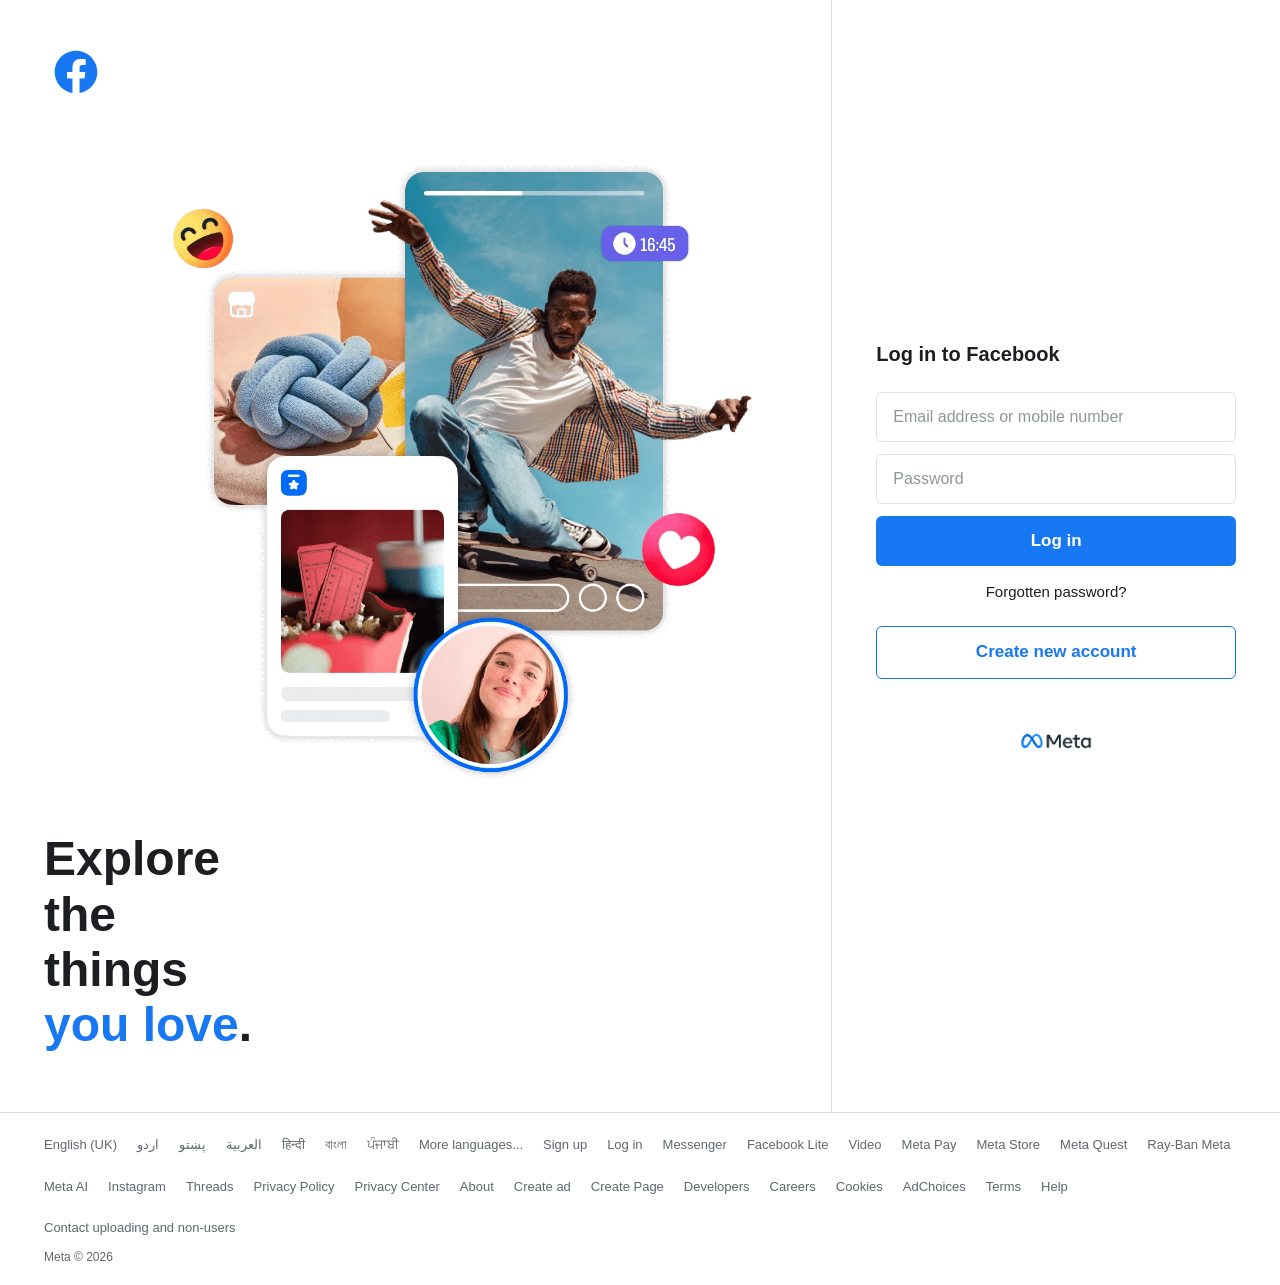
<file: facebook-login-clone/index.html>
<!DOCTYPE html>
<html lang="en">
<head>
    <meta charset="UTF-8">
    <meta name="viewport" content="width=device-width, initial-scale=1.0">
    <title>Facebook - log in or sign up</title>
    <link rel="stylesheet" href="css/style.css">
</head>
<body>
<!-- ===================== Main Section ===================== -->
<main class="main-container">

    <!-- ============ Left Section: Brand + Hero Collage ============ -->
    <section class="hero-section">

        <!-- Facebook Brand Icon -->
        <img src="images/facebook-logo.svg" alt="Facebook" class="brand-logo">

        <!-- Hero Collage Image -->
        <img src="images/hero-image.webp" alt="Collage of people using Facebook" class="hero-image">

        <!-- Hero Heading -->
        <h1 class="hero-heading">
            Explore<br>
            the<br>
            things <br><span class="hero-highlight">you love</span>.
        </h1>

    </section>

    <!-- ============ Vertical Divider ============ -->
    <div class="vertical-divider"></div>

    <!-- ============ Right Section: Login Form ============ -->
    <section class="login-section">

        <!-- Login Heading -->
        <h2 class="login-heading">Log in to Facebook</h2>

        <!-- Login Form -->
        <form class="login-form" action="#" method="post">

            <!-- Email or Phone Input -->
            <label for="email" class="visually-hidden">Email address or mobile number</label>
            <input
                type="text"
                id="email"
                name="email"
                class="input-field"
                placeholder="Email address or mobile number"
                required
            >

            <!-- Password Input -->
            <label for="password" class="visually-hidden">Password</label>
            <input
                type="password"
                id="password"
                name="password"
                class="input-field"
                placeholder="Password"
                required
            >

            <!-- Login Button -->
            <button type="submit" class="btn-login">Log in</button>

        </form>

        <!-- Forgot Password Link -->
        <a href="forgot-password.html" class="forgot-password-link">Forgotten password?</a>

        <!-- Create Account Button -->
        <a href="#" class="btn-create-account">Create new account</a>

        <!-- Meta Branding -->
        <img src="images/meta-logo.png" alt="Meta" class="meta-logo">

    </section>

</main>

<!-- ===================== Footer Section ===================== -->
<footer class="site-footer">

    <!-- Language Links -->
    <nav class="footer-languages" aria-label="Language selection">
        <ul class="language-list">
            <li><a href="#">English (UK)</a></li>
            <li><a href="#">اردو</a></li>
            <li><a href="#">پښتو</a></li>
            <li><a href="#">العربية</a></li>
            <li><a href="#">हिन्दी</a></li>
            <li><a href="#">বাংলা</a></li>
            <li><a href="#">ਪੰਜਾਬੀ</a></li>
            <li><a href="#">More languages...</a></li>
            <li><a href="#">Sign up</a></li>
            <li><a href="#">Log in</a></li>
            <li><a href="#">Messenger</a></li>
            <li><a href="#">Facebook Lite</a></li>
            <li><a href="#">Video</a></li>
            <li><a href="#">Meta Pay</a></li>
            <li><a href="#">Meta Store</a></li>
            <li><a href="#">Meta Quest</a></li>
            <li><a href="#">Ray-Ban Meta</a></li>
            <li><a href="#">Meta AI</a></li>
            <li><a href="#">Instagram</a></li>
            <li><a href="#">Threads</a></li>
            <li><a href="#">Privacy Policy</a></li>
            <li><a href="#">Privacy Center</a></li>
            <li><a href="#">About</a></li>
            <li><a href="#">Create ad</a></li>
            <li><a href="#">Create Page</a></li>
            <li><a href="#">Developers</a></li>
            <li><a href="#">Careers</a></li>
            <li><a href="#">Cookies</a></li>
            <li><a href="#">AdChoices</a></li>
            <li><a href="#">Terms</a></li>
            <li><a href="#">Help</a></li>
            <li><a href="#">Contact uploading and non-users</a></li>
        </ul>
    </nav>
    <p class="footer-copyright">Meta © 2026</p>

</footer>
</body>
</html>
</file>
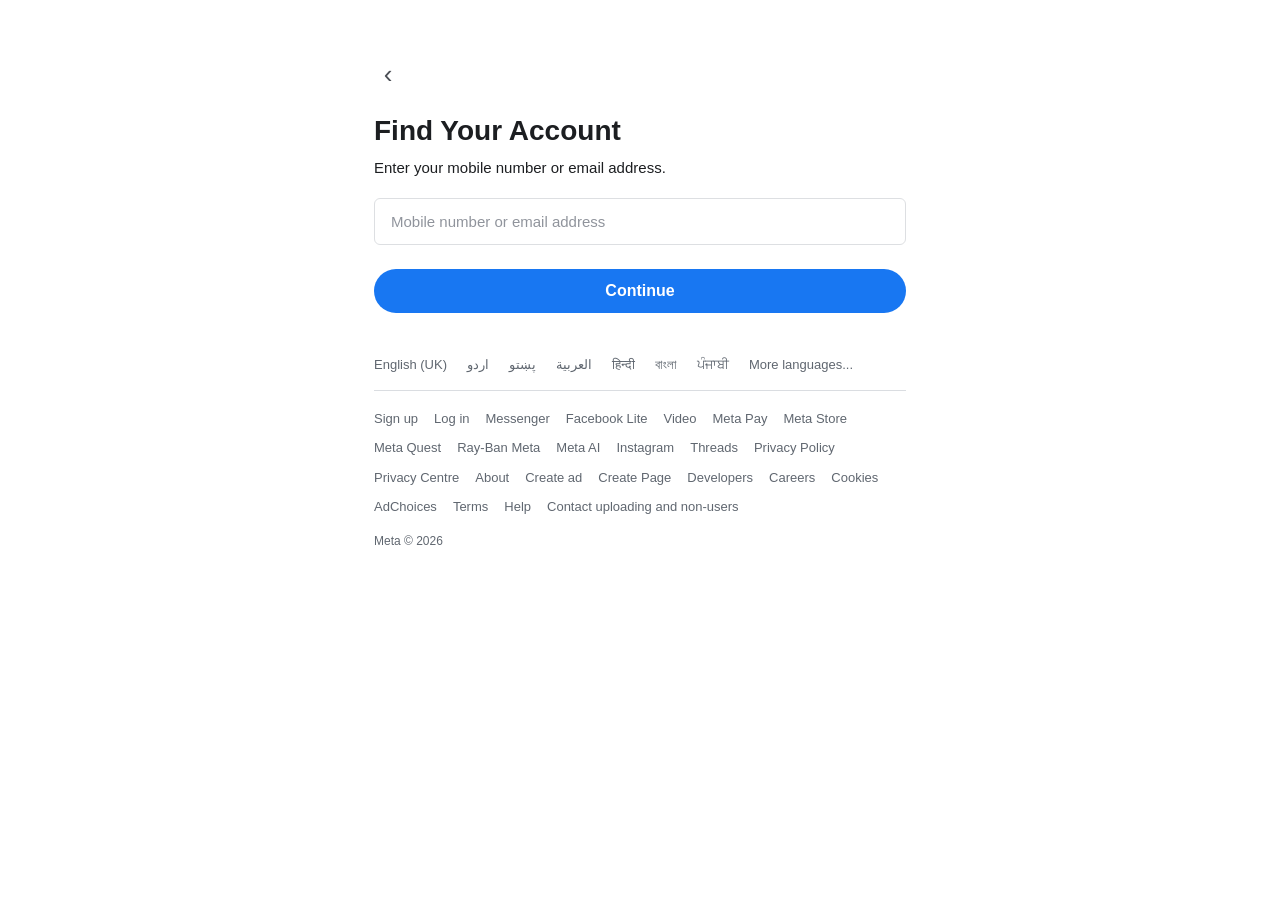
<file: facebook-login-clone/forgot-password.html>
<!DOCTYPE html>
<html lang="en">
<head>
    <meta charset="UTF-8">
    <meta name="viewport" content="width=device-width, initial-scale=1.0">
    <title>Facebook - Find Your Account</title>
    <link rel="stylesheet" href="css/forgot.css">
</head>
<body>

    <!-- ===================== Main Section ===================== -->
    <main class="main-container">

        <!-- ============ Back Button ============ -->
        <a href="index.html" class="btn-back" aria-label="Go back to login">&#8249;</a>

        <!-- ============ Find Account Card ============ -->
        <section class="account-card">

            <!-- Heading -->
            <h1 class="account-heading">Find Your Account</h1>

            <!-- Description Text -->
            <p class="account-description">Enter your mobile number or email address.</p>

            <!-- Search Form -->
            <form class="search-form" action="#" method="post">

                <!-- Mobile or Email Input -->
                <label for="identifier" class="visually-hidden">Mobile number or email address</label>
                <input
                    type="text"
                    id="identifier"
                    name="identifier"
                    class="identifier-input"
                    placeholder="Mobile number or email address"
                    required
                >

                <!-- Continue Button -->
                <button type="submit" class="btn-continue">Continue</button>

            </form>

        </section>

    </main>

    <!-- ===================== Footer Section ===================== -->
    <footer class="site-footer">

        <!-- ============ Footer Language Links ============ -->
        <nav class="footer-languages" aria-label="Language selection">
            <ul class="language-list">
                <li><a href="#">English (UK)</a></li>
                <li><a href="#">اردو</a></li>
                <li><a href="#">پښتو</a></li>
                <li><a href="#">العربية</a></li>
                <li><a href="#">हिन्दी</a></li>
                <li><a href="#">বাংলা</a></li>
                <li><a href="#">ਪੰਜਾਬੀ</a></li>
                <li><a href="#">More languages...</a></li>
            </ul>
        </nav>

        <hr class="footer-divider">

        <!-- ============ Footer Navigation Links ============ -->
        <nav class="footer-links" aria-label="Footer links">
            <ul class="footer-link-list">
                <li><a href="#">Sign up</a></li>
                <li><a href="index.html">Log in</a></li>
                <li><a href="#">Messenger</a></li>
                <li><a href="#">Facebook Lite</a></li>
                <li><a href="#">Video</a></li>
                <li><a href="#">Meta Pay</a></li>
                <li><a href="#">Meta Store</a></li>
                <li><a href="#">Meta Quest</a></li>
                <li><a href="#">Ray-Ban Meta</a></li>
                <li><a href="#">Meta AI</a></li>
                <li><a href="#">Instagram</a></li>
                <li><a href="#">Threads</a></li>
                <li><a href="#">Privacy Policy</a></li>
                <li><a href="#">Privacy Centre</a></li>
                <li><a href="#">About</a></li>
                <li><a href="#">Create ad</a></li>
                <li><a href="#">Create Page</a></li>
                <li><a href="#">Developers</a></li>
                <li><a href="#">Careers</a></li>
                <li><a href="#">Cookies</a></li>
                <li><a href="#">AdChoices</a></li>
                <li><a href="#">Terms</a></li>
                <li><a href="#">Help</a></li>
                <li><a href="#">Contact uploading and non-users</a></li>
            </ul>
        </nav>

        <p class="footer-copyright">Meta &copy; 2026</p>

    </footer>

</body>
</html>
</file>
<file: facebook-login-clone/css/style.css>
* {
    margin: 0;
    padding: 0;
    box-sizing: border-box;
}

html, body {
    height: 100%;
}

body {
    font-family: Helvetica, Arial, sans-serif;
    background-color: #ffffff;
    color: #1c1e21;
    line-height: 1.34;
    min-height: 100vh;
    display: flex;
    flex-direction: column;
    overflow-x: hidden;
}

a {
    text-decoration: none;
    color: inherit;
}

ul {
    list-style: none;
}

img {
    max-width: 100%;
    display: block;
}

.visually-hidden {
    position: absolute;
    width: 1px;
    height: 1px;
    padding: 0;
    margin: -1px;
    overflow: hidden;
    clip: rect(0, 0, 0, 0);
    white-space: nowrap;
    border: 0;
}

a:focus-visible,
button:focus-visible,
input:focus-visible {
    outline: 3px solid #1877f2;
    outline-offset: 2px;
}

/* 
   Main Layout
   */

.main-container {
    flex: 1 0 auto;
    display: flex;
    align-items: stretch;
    min-height: 100vh;
    width: 100%;
}

/* 
   Left Section: Brand + Hero Collage
   */

.hero-section {
    width: 65%;
    display: flex;
    flex-direction: column;
    justify-content: space-between;
    padding: 40px 60px 60px 44px;
    min-width: 0;
}

.brand-logo {
    width: 64px;
    height: 64px;
}

.hero-image {
    width: 100%;
    max-width: 760px;
    align-self: flex-end;
}

.hero-heading {
    font-size: 48px;
    font-weight: 800;
    line-height: 1.15;
    color: #1c1e21;
    max-width: 480px;
}

.hero-highlight {
    color: #1877f2;
}

/* 
   Vertical Divider
    */

.vertical-divider {
    width: 1px;
    align-self: stretch;
    background-color: #dadde1;
}

/* 
   Right Section: Login Form
  */

.login-section {
    width: 35%;
    display: flex;
    flex-direction: column;
    justify-content: center;
    align-items: flex-start;
    padding: 0 44px;
    min-width: 0;
}

.login-heading {
    font-size: 20px;
    font-weight: 700;
    color: #1c1e21;
    margin-bottom: 24px;
}

.login-form {
    width: 100%;
    max-width: 545px;
}

.input-field {
    width: 100%;
    padding: 15px 16px;
    font-size: 16px;
    border: 1px solid #dddfe2;
    border-radius: 6px;
    margin-bottom: 12px;
    background-color: #ffffff;
    transition: border-color 0.2s ease, box-shadow 0.2s ease;
}

.input-field::placeholder {
    color: #90949c;
}

.input-field:focus {
    outline: none;
    border-color: #1877f2;
    box-shadow: 0 0 0 2px rgba(24, 119, 242, 0.2);
}

.btn-login {
    width: 100%;
    background-color: #1877f2;
    color: #ffffff;
    font-size: 17px;
    font-weight: 700;
    border: none;
    border-radius: 6px;
    padding: 15px 0;
    cursor: pointer;
    transition: background-color 0.2s ease;
}

.btn-login:hover {
    background-color: #166fe5;
}

.btn-login:active {
    background-color: #125abd;
}

.forgot-password-link {
    display: block;
    width: 100%;
    text-align: center;
    color: #1c1e21;
    font-size: 15px;
    margin-top: 16px;
    margin-bottom: 24px;
    max-width: 545px;
    transition: color 0.2s ease;
}

.forgot-password-link:hover {
    text-decoration: underline;
}

.btn-create-account {
    display: block;
    width: 100%;
    max-width: 545px;
    text-align: center;
    background-color: #ffffff;
    color: #1877f2;
    font-size: 17px;
    font-weight: 700;
    border: 1px solid #1877f2;
    border-radius: 6px;
    padding: 14px 0;
    cursor: pointer;
    transition: background-color 0.2s ease;
}

.btn-create-account:hover {
    background-color: #f2f7ff;
}

.btn-create-account:active {
    background-color: #e7f0ff;
}

.meta-logo {
    width: 90px;
    height: auto;
    margin: 32px auto 0;
}

/* 
   Footer Section
    */

.site-footer {
    flex-shrink: 0;
    border-top: 1px solid #dadde1;
    padding: 20px 44px;
}

.language-list {
    display: flex;
    flex-wrap: wrap;
    align-items: center;
    gap: 20px;
}

.language-list a {
    font-size: 13px;
    color: #606770;
    transition: color 0.2s ease;
}

.language-list a:hover {
    text-decoration: underline;
}

.footer-copyright {
    font-size: 12px;
    color: #606770;
    margin-top: 12px;
}

/* 
   Tablet Layout
   */

@media (max-width: 900px) {
    .main-container {
        flex-direction: column;
        align-items: stretch;
        text-align: center;
        min-height: auto;
        padding: 32px 24px;
    }

    .hero-section,
    .login-section {
        width: 100%;
        padding: 0;
        align-items: center;
    }

    .hero-section {
        margin-bottom: 40px;
        justify-content: flex-start;
        gap: 24px;
    }

    .brand-logo,
    .hero-image {
        margin-left: auto;
        margin-right: auto;
        align-self: center;
    }

    .hero-heading {
        max-width: 100%;
        margin: 0 auto;
    }

    .vertical-divider {
        display: none;
    }

    .login-form,
    .forgot-password-link,
    .btn-create-account {
        max-width: 545px;
        margin-left: auto;
        margin-right: auto;
    }
}

/*
   Mobile Layout
  */

@media (max-width: 500px) {
    .hero-heading {
        font-size: 32px;
    }

    .brand-logo {
        width: 48px;
        height: 48px;
    }

    .hero-image {
        max-width: 100%;
    }

    .login-heading {
        font-size: 18px;
    }

    .language-list {
        gap: 14px;
    }

    .site-footer {
        padding: 16px 24px;
    }
}
</file>
<file: facebook-login-clone/css/forgot.css>
* {
    margin: 0;
    padding: 0;
    box-sizing: border-box;
}

body {
    font-family: Helvetica, Arial, sans-serif;
    background-color: #ffffff;
    color: #1c1e21;
    line-height: 1.34;
    min-height: 100vh;
    display: flex;
    flex-direction: column;
    align-items: center;
}

a {
    text-decoration: none;
    color: inherit;
}

ul {
    list-style: none;
}

img {
    max-width: 100%;
    display: block;
}

/* Accessibility: hide labels visually but keep them for screen readers */
.visually-hidden {
    position: absolute;
    width: 1px;
    height: 1px;
    padding: 0;
    margin: -1px;
    overflow: hidden;
    clip: rect(0, 0, 0, 0);
    white-space: nowrap;
    border: 0;
}

/* Accessibility: consistent focus outline for keyboard users */
a:focus-visible,
button:focus-visible,
input:focus-visible {
    outline: 3px solid #1877f2;
    outline-offset: 2px;
}


.main-container {
    display: flex;
    flex-direction: column;
    align-items: flex-start;
    width: 100%;
    max-width: 620px;
    padding: 60px 44px 0;
}

/* ==========================================================================
   Back Button
   ========================================================================== */

.btn-back {
    display: flex;
    align-items: center;
    justify-content: center;
    width: 28px;
    height: 28px;
    font-size: 26px;
    color: #4b4f56;
    margin-bottom: 24px;
    transition: color 0.2s ease;
}

.btn-back:hover {
    color: #1c1e21;
}

/* ==========================================================================
   Find Account Card
   ========================================================================== */

.account-card {
    width: 100%;
}

.account-heading {
    font-size: 28px;
    font-weight: 700;
    color: #1c1e21;
    margin-bottom: 8px;
}

.account-description {
    font-size: 15px;
    color: #1c1e21;
    margin-bottom: 20px;
}

/* ==========================================================================
   Search Form / Input / Button
   ========================================================================== */

.search-form {
    width: 100%;
}

.identifier-input {
    width: 100%;
    padding: 14px 16px;
    font-size: 15px;
    border: 1px solid #dddfe2;
    border-radius: 6px;
    margin-bottom: 24px;
    background-color: #ffffff;
    transition: border-color 0.2s ease, box-shadow 0.2s ease;
}

.identifier-input::placeholder {
    color: #90949c;
}

.identifier-input:focus {
    outline: none;
    border-color: #1877f2;
    box-shadow: 0 0 0 2px rgba(24, 119, 242, 0.2);
}

.btn-continue {
    width: 100%;
    background-color: #1877f2;
    color: #ffffff;
    font-size: 16px;
    font-weight: 700;
    border: none;
    border-radius: 24px;
    padding: 13px 0;
    cursor: pointer;
    transition: background-color 0.2s ease;
}

.btn-continue:hover {
    background-color: #166fe5;
}

.btn-continue:active {
    background-color: #125abd;
}



.site-footer {
    width: 100%;
    max-width: 620px;
    padding: 40px 44px 40px;
}

/* ==========================================================================
   Language Links
   ========================================================================== */

.language-list {
    display: flex;
    flex-wrap: wrap;
    align-items: center;
    gap: 20px;
    margin-bottom: 16px;
}

.language-list a {
    font-size: 13px;
    color: #606770;
    transition: color 0.2s ease;
}

.language-list a:hover {
    text-decoration: underline;
}

.footer-divider {
    border: none;
    border-top: 1px solid #dadde1;
    margin-bottom: 16px;
}

/* ==========================================================================
   Footer Links
   ========================================================================== */

.footer-link-list {
    display: flex;
    flex-wrap: wrap;
    row-gap: 8px;
    column-gap: 16px;
    margin-bottom: 16px;
}

.footer-link-list a {
    font-size: 13px;
    color: #606770;
    transition: color 0.2s ease;
}

.footer-link-list a:hover {
    text-decoration: underline;
}

.footer-copyright {
    font-size: 12px;
    color: #606770;
}

/* ==========================================================================
   Tablet Layout
   ========================================================================== */

@media (max-width: 768px) {
    .main-container {
        padding: 40px 24px 0;
        max-width: 100%;
    }

    .site-footer {
        max-width: 100%;
        padding: 32px 24px 32px;
    }
}

/* ==========================================================================
   Mobile Layout
    */

@media (max-width: 480px) {
    .account-heading {
        font-size: 22px;
    }

    .language-list,
    .footer-link-list {
        column-gap: 12px;
        row-gap: 8px;
    }
}
</file>
